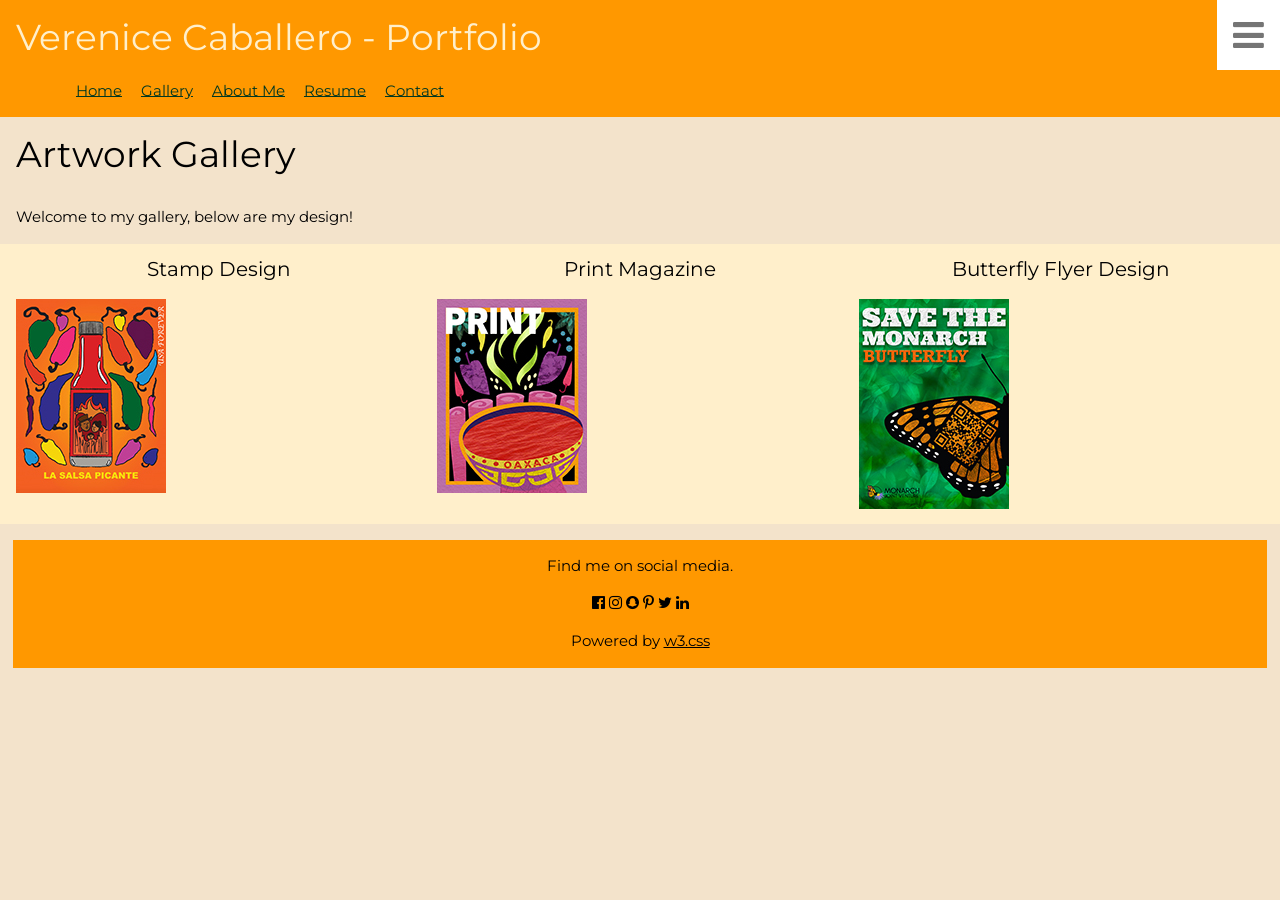
<file: index.html>
<!DOCTYPE html>
<html lang="en">
    <head>
        <title>Verenice Caballero - Portfolio</title>
        <meta name="viewport" content="width=device-width, initial-scale=1">
        <link rel="stylesheet" href="https://www.w3schools.com/w3css/4/w3.css">
        <link rel="stylesheet" href="css/my-styles.css">
        <link href='https://fonts.googleapis.com/css?family=Montserrat' rel='stylesheet'>
        <link rel="stylesheet" href="https://cdnjs.cloudflare.com/ajax/libs/font-awesome/4.7.0/css/font-awesome.min.css">
                   <link rel="stylesheet" href="css/my-styles.css">
       <style>  
        html,body,h1,h2,h3,h4,h5,h6 {font-family: "Montserrat";}
        </style> 
    
    
    </head>
    <body>
       <!-- Hidden Sidebar (reveals when clicked on menu icon)-->
<nav class="w3-sidebar w3-white w3-animate-right w3-xxlarge" style="display:none;padding-top:150px;right:0;z-index:2" id="mySidebar">
  <a href="javascript:void(0)" onclick="closeNav()" class="w3-button w3-black w3-xxxlarge w3-display-topright" style="padding:0 12px;">
    <i class="fa fa-remove"></i>
  </a>
  <div class="w3-bar-block w3-center">
    <a href="index.html" class="w3-bar-item w3-button w3-text-grey w3-hover-black" onclick="closeNav()">Home</a>
    <a href="gallery.html" class="w3-bar-item w3-button w3-text-grey w3-hover-black" onclick="closeNav()">Gallery</a>
    <a href="about.html" class="w3-bar-item w3-button w3-text-grey w3-hover-black" onclick="closeNav()">About Me</a>
    <a href="resume.html" class="w3-bar-item w3-button w3-text-grey w3-hover-black" onclick="closeNav()">Resume</a>
    <a href="contact.html" class="w3-bar-item w3-button w3-text-grey w3-hover-black" onclick="closeNav()">Contact</a>
  </div>
</nav>

  <!-- Menu icon to open sidebar -->
  <span class="w3-button w3-top w3-white w3-xxlarge w3-text-grey w3-hover-text-black" style="width:auto;right:0;" onclick="openNav()"><i class="fa fa-bars"></i></span>

        <div>
              <!--w3-container adds 16 pixels of padding 
                around each element; w3-green makes the background green -->   
                <header class="w3-container w3-orange">  <!--w3-container adds 16 pixels of padding 
                around each element; w3-green makes the background green -->
                <h1>Verenice Caballero - Portfolio</h1>
                <nav>
                    <ul>
                        <li><a href="index.html">Home</a></li>
                        <li><a href="gallery.html">Gallery</a></li>
                        <li><a href="about.html">About Me</a></li>
                        <li><a href="resume.html">Resume</a></li>
                        <li><a href="contact.html">Contact</a></li>
                    </ul>
                </nav>
            </header>
 
            <div class="w3-container">
                <h1>Artwork Gallery</h1>
            </div>
            
            <section class="w3-container ">
                <p>Welcome to my gallery, below are my design!</p>
            </section>
                

            <section class="w3-row-padding row-color-1"> <!-- The w3-row-padding class adds 8 pixels of padding around each element.  -->
                
                <article class="w3-col s12 m4 l4">
                    <h4><a title="stamp-dpi">Stamp Design</a></h4>
                    <p><a href="assets/stamp-72dpi.jpg"><img src="assets/stamp-72dpi.jpg" alt="stamp-72dpi"></a></p>
                </article>
                <article class="w3-col s12 m4 l4">
                    <h4><a title="printmag-72dpi">Print Magazine</a></h4>
                    <p><a href="assets/printmag-72dpi.jpg"><img src="assets/printmag-72dpi.jpg" alt="printmag-72dpi"></a></p>
                </article>
                <article class="w3-col s12 m4 l4">
                    <h4><a title="butterfly-72dpi">Butterfly Flyer Design</a></h4>
                    <p><a href="assets/butterfly-72dpi.jpg"><img src="assets/butterfly-72dpi.jpg" alt="stamp-72dpi"></a></p>
                </article>
            </section>

            <footer class="w3-container w3-orange w3-center w3-margin-top">
            <p>Find me on social media.</p>
            <i class="fa fa-facebook-official w3-hover-opacity"></i>
            <i class="fa fa-instagram w3-hover-opacity"></i>
            <i class="fa fa-snapchat w3-hover-opacity"></i>
            <i class="fa fa-pinterest-p w3-hover-opacity"></i>
            <i class="fa fa-twitter w3-hover-opacity"></i>
            <i class="fa fa-linkedin w3-hover-opacity"></i>
            <p>Powered by <a href="https://www.w3schools.com/w3css/default.asp" target="_blank">w3.css</a></p>
        </footer>

        
  
<!-- END PAGE CONTENT -->
</div>

<script>
// Open and close sidebar
function openNav() {
  document.getElementById("mySidebar").style.width = "60%";
  document.getElementById("mySidebar").style.display = "block";
}

function closeNav() {
  document.getElementById("mySidebar").style.display = "none";
}
</script>

</body>
</html>
</file>
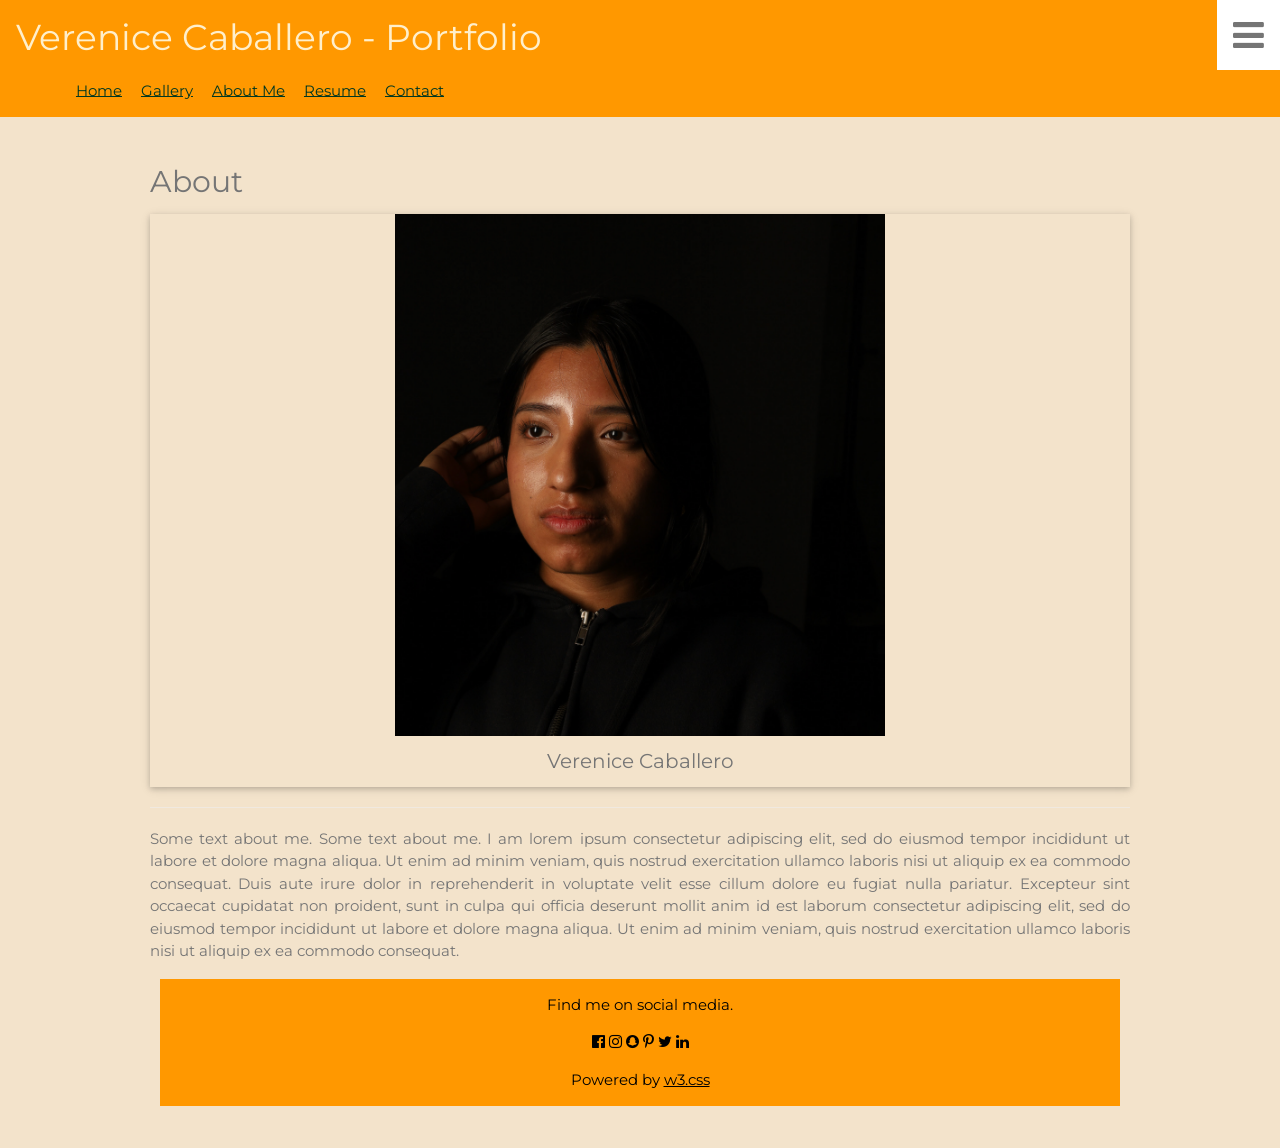
<file: about.html>
<!DOCTYPE html>
<html lang="en">
    <head>
        <title>Verenice Caballero - Portfolio</title>
        <meta name="viewport" content="width=device-width, initial-scale=1">
        <link rel="stylesheet" href="https://www.w3schools.com/w3css/4/w3.css">
        <link rel="stylesheet" href="css/my-styles.css">
        <link href='https://fonts.googleapis.com/css?family=Montserrat' rel='stylesheet'>
        <link rel="stylesheet" href="https://cdnjs.cloudflare.com/ajax/libs/font-awesome/4.7.0/css/font-awesome.min.css">
                   <link rel="stylesheet" href="css/my-styles.css">
       <style>  
        html,body,h1,h2,h3,h4,h5,h6 {font-family: "Montserrat";}
        </style> 
    
    
    </head>
    <body>
       <!-- Hidden Sidebar (reveals when clicked on menu icon)-->
<nav class="w3-sidebar w3-white w3-animate-right w3-xxlarge" style="display:none;padding-top:150px;right:0;z-index:2" id="mySidebar">
  <a href="javascript:void(0)" onclick="closeNav()" class="w3-button w3-black w3-xxxlarge w3-display-topright" style="padding:0 12px;">
    <i class="fa fa-remove"></i>
  </a>
  <div class="w3-bar-block w3-center">
    <a href="index.html" class="w3-bar-item w3-button w3-text-grey w3-hover-black" onclick="closeNav()">Home</a>
    <a href="gallery.html" class="w3-bar-item w3-button w3-text-grey w3-hover-black" onclick="closeNav()">Gallery</a>
    <a href="about.html" class="w3-bar-item w3-button w3-text-grey w3-hover-black" onclick="closeNav()">About Me</a>
    <a href="resume.html" class="w3-bar-item w3-button w3-text-grey w3-hover-black" onclick="closeNav()">Resume</a>
    <a href="contact.html" class="w3-bar-item w3-button w3-text-grey w3-hover-black" onclick="closeNav()">Contact</a>
  </div>
</nav>

  <!-- Menu icon to open sidebar -->
  <span class="w3-button w3-top w3-white w3-xxlarge w3-text-grey w3-hover-text-black" style="width:auto;right:0;" onclick="openNav()"><i class="fa fa-bars"></i></span>

        <div>
              <!--w3-container adds 16 pixels of padding 
                around each element; w3-green makes the background green -->   
                <header class="w3-container w3-orange">  <!--w3-container adds 16 pixels of padding 
                around each element; w3-green makes the background green -->
                <h1>Verenice Caballero - Portfolio</h1>
                <nav>
                    <ul>
                        <li><a href="index.html">Home</a></li>
                        <li><a href="gallery.html">Gallery</a></li>
                        <li><a href="about.html">About Me</a></li>
                        <li><a href="resume.html">Resume</a></li>
                        <li><a href="contact.html">Contact</a></li>
                    </ul>
                </nav>
            </header>

<!-- About Section -->
  <div class="w3-content w3-justify w3-text-grey w3-padding-32" id="about">
    <h2>About</h2>

<div class="w3-center">
  <div class="w3-card">
    <img src="assets/Verenice_portrait.jpg.png" style="width:50%">
    <div class="w3-container">
      <h4>Verenice Caballero</h4>
    </div>
  </div>
</div>


    <hr class="w3-opacity">
    <p>Some text about me. Some text about me. I am lorem ipsum consectetur adipiscing elit, sed do eiusmod tempor incididunt ut labore et dolore magna aliqua. Ut enim ad minim veniam, quis nostrud exercitation ullamco laboris nisi ut aliquip ex ea commodo
      consequat. Duis aute irure dolor in reprehenderit in voluptate velit esse cillum dolore eu fugiat nulla pariatur. Excepteur sint occaecat cupidatat non proident, sunt in culpa qui officia deserunt mollit anim id est laborum consectetur adipiscing
      elit, sed do eiusmod tempor incididunt ut labore et dolore magna aliqua. Ut enim ad minim veniam, quis nostrud exercitation ullamco laboris nisi ut aliquip ex ea commodo consequat.
    </p>




               <footer class="w3-container w3-orange w3-center w3-margin-top">
            <p>Find me on social media.</p>
            <i class="fa fa-facebook-official w3-hover-opacity"></i>
            <i class="fa fa-instagram w3-hover-opacity"></i>
            <i class="fa fa-snapchat w3-hover-opacity"></i>
            <i class="fa fa-pinterest-p w3-hover-opacity"></i>
            <i class="fa fa-twitter w3-hover-opacity"></i>
            <i class="fa fa-linkedin w3-hover-opacity"></i>
            <p>Powered by <a href="https://www.w3schools.com/w3css/default.asp" target="_blank">w3.css</a></p>
        </footer>
  
<!-- END PAGE CONTENT -->
</div>

<script>
// Open and close sidebar
function openNav() {
  document.getElementById("mySidebar").style.width = "60%";
  document.getElementById("mySidebar").style.display = "block";
}

function closeNav() {
  document.getElementById("mySidebar").style.display = "none";
}
</script>

</body>
</html>
</file>
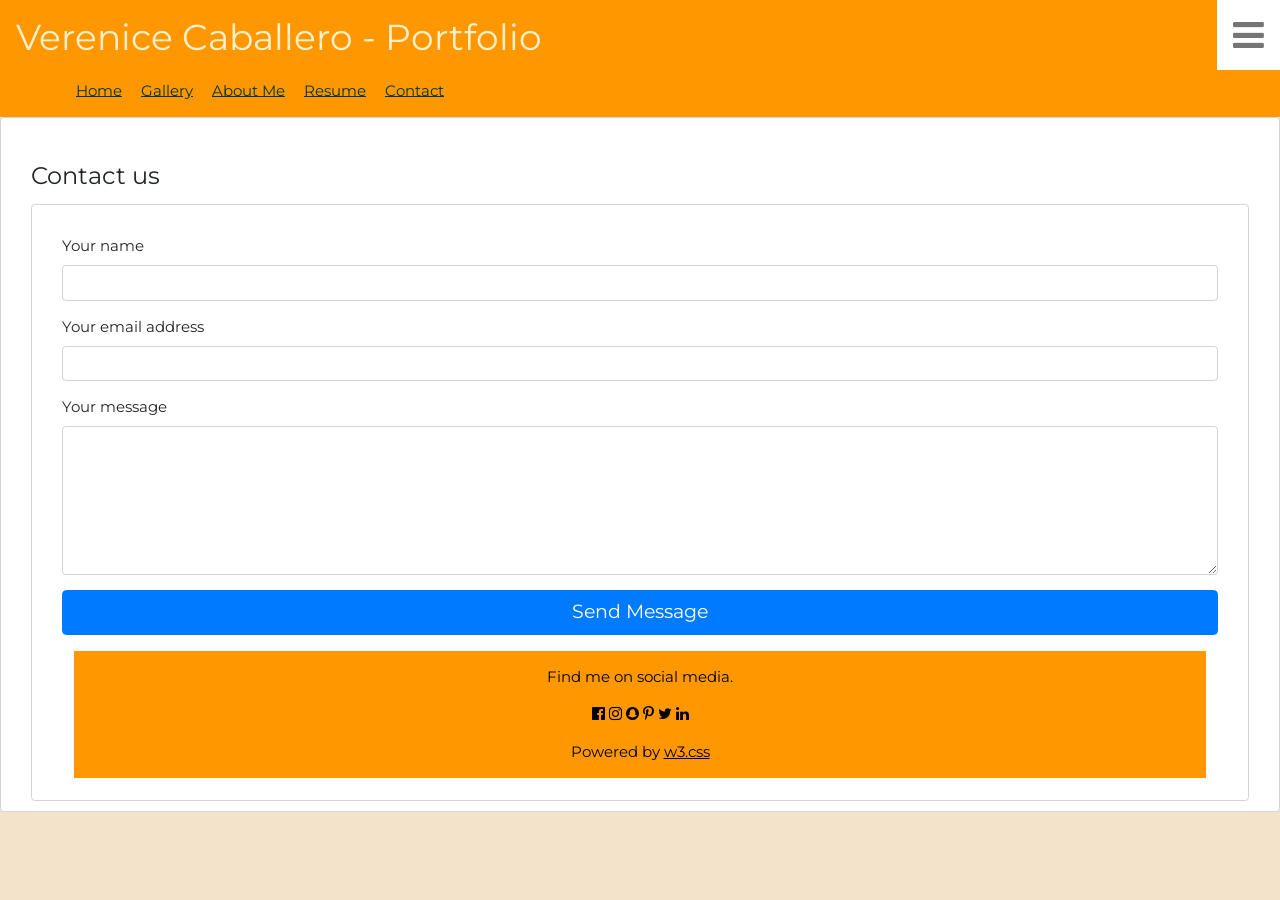
<file: contact.html>
<!DOCTYPE html>
<html lang="en">
    <head>
        <title>Verenice Caballero - Portfolio</title>
        <meta name="viewport" content="width=device-width, initial-scale=1">
        <link rel="stylesheet" href="https://www.w3schools.com/w3css/4/w3.css">
        <link rel="stylesheet" href="css/my-styles.css">
        <link href='https://fonts.googleapis.com/css?family=Montserrat' rel='stylesheet'>
        <link rel="stylesheet" href="https://cdnjs.cloudflare.com/ajax/libs/font-awesome/4.7.0/css/font-awesome.min.css">
                   <link rel="stylesheet" href="css/my-styles.css">
       <style>  
        html,body,h1,h2,h3,h4,h5,h6 {font-family: "Montserrat";}
        </style> 
    
    
    </head>
    <body>
       <!-- Hidden Sidebar (reveals when clicked on menu icon)-->
<nav class="w3-sidebar w3-white w3-animate-right w3-xxlarge" style="display:none;padding-top:150px;right:0;z-index:2" id="mySidebar">
  <a href="javascript:void(0)" onclick="closeNav()" class="w3-button w3-black w3-xxxlarge w3-display-topright" style="padding:0 12px;">
    <i class="fa fa-remove"></i>
  </a>
  <div class="w3-bar-block w3-center">
    <a href="index.html" class="w3-bar-item w3-button w3-text-grey w3-hover-black" onclick="closeNav()">Home</a>
    <a href="gallery.html" class="w3-bar-item w3-button w3-text-grey w3-hover-black" onclick="closeNav()">Gallery</a>
    <a href="about.html" class="w3-bar-item w3-button w3-text-grey w3-hover-black" onclick="closeNav()">About Me</a>
    <a href="resume.html" class="w3-bar-item w3-button w3-text-grey w3-hover-black" onclick="closeNav()">Resume</a>
    <a href="contact.html" class="w3-bar-item w3-button w3-text-grey w3-hover-black" onclick="closeNav()">Contact</a>
  </div>
</nav>

  <!-- Menu icon to open sidebar -->
  <span class="w3-button w3-top w3-white w3-xxlarge w3-text-grey w3-hover-text-black" style="width:auto;right:0;" onclick="openNav()"><i class="fa fa-bars"></i></span>

        <div>
              <!--w3-container adds 16 pixels of padding 
                around each element; w3-green makes the background green -->   
                <header class="w3-container w3-orange">  <!--w3-container adds 16 pixels of padding 
                around each element; w3-green makes the background green -->
                <h1>Verenice Caballero - Portfolio</h1>
                <nav>
                    <ul>
                        <li><a href="index.html">Home</a></li>
                        <li><a href="gallery.html">Gallery</a></li>
                        <li><a href="about.html">About Me</a></li>
                        <li><a href="resume.html">Resume</a></li>
                        <li><a href="contact.html">Contact</a></li>
                    </ul>
                </nav>
            </header>
    <div class="fcf-body">
        <div id="fcf-form">
            <h3 class="fcf-h3">Contact us</h3>

            <div class="fcf-body">
            <div id="fcf-form">
            
             <form id="fcf-form-id" class="fcf-form-class" method="post" action="https://api.web3forms.com/submit">

             <input type="hidden" name="access_key" value="1652c36d-51c4-4dc7-a019-9342a7cb2ce2">

         <div class="fcf-form-group">
            <label for="Name" class="fcf-label">Your name</label>
            <div class="fcf-input-group">
                <input type="text" id="Name" name="name" class="fcf-form-control" required>
            </div>
        </div>
         <div class="fcf-form-group">
            <label for="Email" class="fcf-label">Your email address</label>
            <div class="fcf-input-group">
                <input type="email" id="Email" name="Email" class="fcf-form-control" required>
            </div>
        </div>


        <div class="fcf-form-group">
            <label for="Message" class="fcf-label">Your message</label>
            <div class="fcf-input-group">
                <textarea id="Message" name="message" class="fcf-form-control" rows="6" maxlength="3000" required></textarea>
            </div>
        </div>


        <div class="fcf-form-group">
            <button type="submit" id="fcf-button" class="fcf-btn fcf-btn-primary fcf-btn-lg fcf-btn-block">Send Message</button>
        </div>
            

            </form>
        </div>

       <footer class="w3-container w3-orange w3-center w3-margin-top">
            <p>Find me on social media.</p>
            <i class="fa fa-facebook-official w3-hover-opacity"></i>
            <i class="fa fa-instagram w3-hover-opacity"></i>
            <i class="fa fa-snapchat w3-hover-opacity"></i>
            <i class="fa fa-pinterest-p w3-hover-opacity"></i>
            <i class="fa fa-twitter w3-hover-opacity"></i>
            <i class="fa fa-linkedin w3-hover-opacity"></i>
            <p>Powered by <a href="https://www.w3schools.com/w3css/default.asp" target="_blank">w3.css</a></p>
        </footer>
  
<!-- END PAGE CONTENT -->
</div>

<script>
// Open and close sidebar
function openNav() {
  document.getElementById("mySidebar").style.width = "60%";
  document.getElementById("mySidebar").style.display = "block";
}

function closeNav() {
  document.getElementById("mySidebar").style.display = "none";
}
</script>

</body>
</html>
</file>
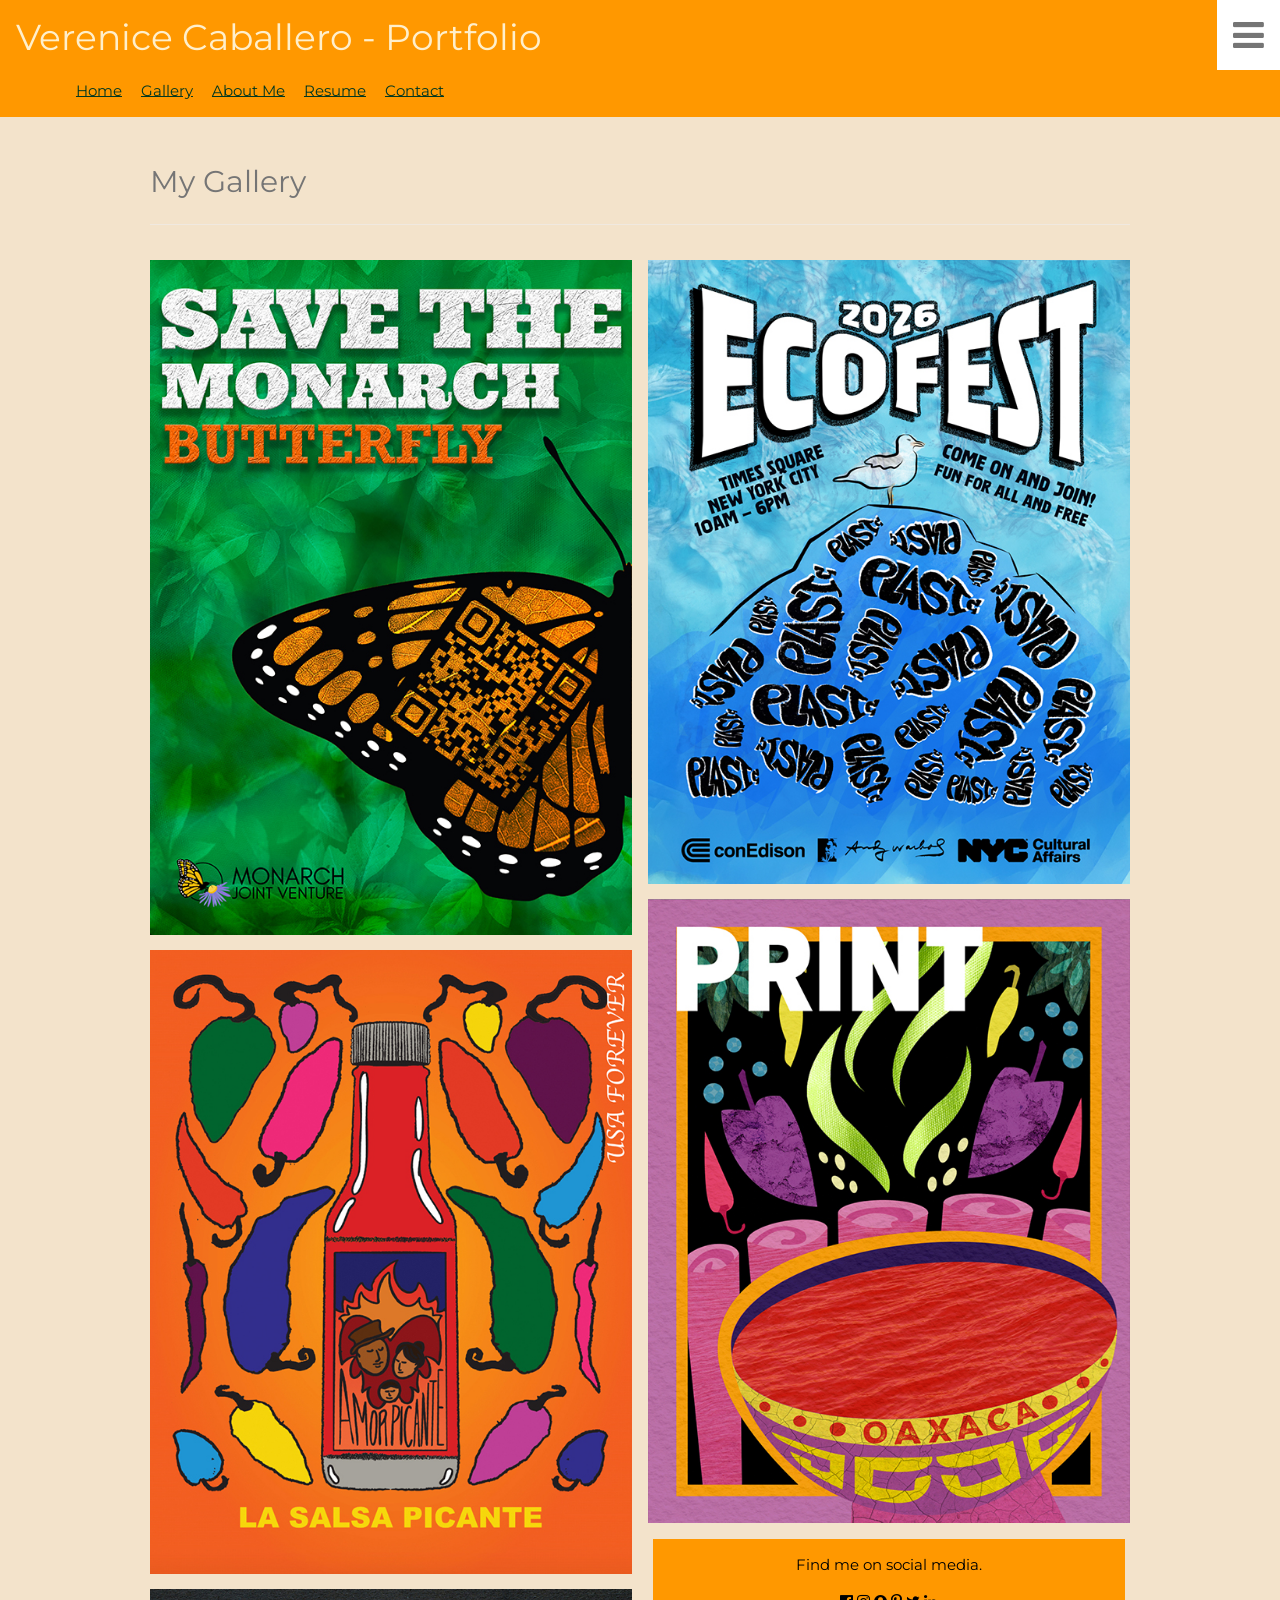
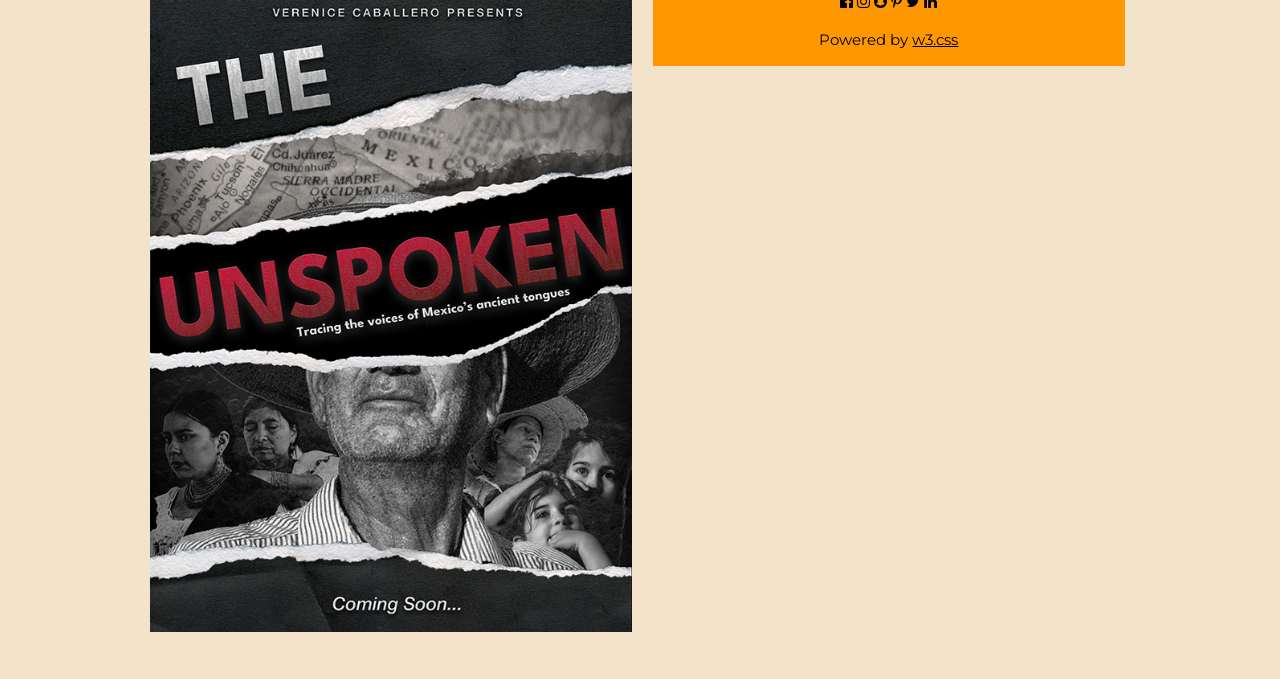
<file: gallery.html>
<!DOCTYPE html>
<html lang="en">
    <head>
        <title>Verenice Caballero - Portfolio</title>
        <meta name="viewport" content="width=device-width, initial-scale=1">
        <link rel="stylesheet" href="https://www.w3schools.com/w3css/4/w3.css">
        <link rel="stylesheet" href="css/my-styles.css">
        <link href='https://fonts.googleapis.com/css?family=Montserrat' rel='stylesheet'>
        <link rel="stylesheet" href="https://cdnjs.cloudflare.com/ajax/libs/font-awesome/4.7.0/css/font-awesome.min.css">
                   <link rel="stylesheet" href="css/my-styles.css">
       <style>  
        html,body,h1,h2,h3,h4,h5,h6 {font-family: "Montserrat";}
        </style> 
    
    
    </head>
    <body>
       <!-- Hidden Sidebar (reveals when clicked on menu icon)-->
<nav class="w3-sidebar w3-white w3-animate-right w3-xxlarge" style="display:none;padding-top:150px;right:0;z-index:2" id="mySidebar">
  <a href="javascript:void(0)" onclick="closeNav()" class="w3-button w3-black w3-xxxlarge w3-display-topright" style="padding:0 12px;">
    <i class="fa fa-remove"></i>
  </a>
  <div class="w3-bar-block w3-center">
    <a href="index.html" class="w3-bar-item w3-button w3-text-grey w3-hover-black" onclick="closeNav()">Home</a>
    <a href="gallery.html" class="w3-bar-item w3-button w3-text-grey w3-hover-black" onclick="closeNav()">Gallery</a>
    <a href="about.html" class="w3-bar-item w3-button w3-text-grey w3-hover-black" onclick="closeNav()">About Me</a>
    <a href="resume.html" class="w3-bar-item w3-button w3-text-grey w3-hover-black" onclick="closeNav()">Resume</a>
    <a href="contact.html" class="w3-bar-item w3-button w3-text-grey w3-hover-black" onclick="closeNav()">Contact</a>
  </div>
</nav>

  <!-- Menu icon to open sidebar -->
  <span class="w3-button w3-top w3-white w3-xxlarge w3-text-grey w3-hover-text-black" style="width:auto;right:0;" onclick="openNav()"><i class="fa fa-bars"></i></span>

        <div>
              <!--w3-container adds 16 pixels of padding 
                around each element; w3-green makes the background green -->   
                <header class="w3-container w3-orange">  <!--w3-container adds 16 pixels of padding 
                around each element; w3-green makes the background green -->
                <h1>Verenice Caballero - Portfolio</h1>
                <nav>
                    <ul>
                        <li><a href="index.html">Home</a></li>
                        <li><a href="gallery.html">Gallery</a></li>
                        <li><a href="about.html">About Me</a></li>
                        <li><a href="resume.html">Resume</a></li>
                        <li><a href="contact.html">Contact</a></li>
                    </ul>
                </nav>
            </header>

            <!-- Portfolio Section -->
  <div class="w3-padding-32 w3-content" id="portfolio">
    <h2 class="w3-text-grey">My Gallery</h2>
    <hr class="w3-opacity">

    <!-- Grid for photos -->
    <div class="w3-row-padding" style="margin:0 -16px">
      <div class="w3-half">
        <p><a href="assets/butterfly-300dpi.jpg"><img src="assets/butterfly-300dpi.jpg" alt="stamp-300dpi"style="width:100%"></a></p>
        <p><a href="assets/stamp-300dpi.jpg"><img src="assets/stamp-300dpi.jpg" alt="stamp-300dpi"style="width:100%"></a></p>
        <p><a href="assets/docu-300dpi.jpg"><img src="assets/docu-300dpi.jpg" alt="stamp-300dpi"style="width:100%"></a></p>
      </div>

      <div class="w3-half">
        <p><a href="assets/ecofest-300dpi.jpg"><img src="assets/ecofest-300dpi.jpg" alt="stamp-300dpi"style="width:100%"></a></p>
        <p><a href="assets/printmag-300dpi.jpg"><img src="assets/printmag-300dpi.jpg" alt="stamp-300dpi"style="width:100%"></a></p>
    
      <footer class="w3-container w3-orange w3-center w3-margin-top">
            <p>Find me on social media.</p>
            <i class="fa fa-facebook-official w3-hover-opacity"></i>
            <i class="fa fa-instagram w3-hover-opacity"></i>
            <i class="fa fa-snapchat w3-hover-opacity"></i>
            <i class="fa fa-pinterest-p w3-hover-opacity"></i>
            <i class="fa fa-twitter w3-hover-opacity"></i>
            <i class="fa fa-linkedin w3-hover-opacity"></i>
            <p>Powered by <a href="https://www.w3schools.com/w3css/default.asp" target="_blank">w3.css</a></p>
        </footer>
  
<!-- END PAGE CONTENT -->
</div>

<script>
// Open and close sidebar
function openNav() {
  document.getElementById("mySidebar").style.width = "60%";
  document.getElementById("mySidebar").style.display = "block";
}

function closeNav() {
  document.getElementById("mySidebar").style.display = "none";
}
</script>

</body>
</html>
</file>
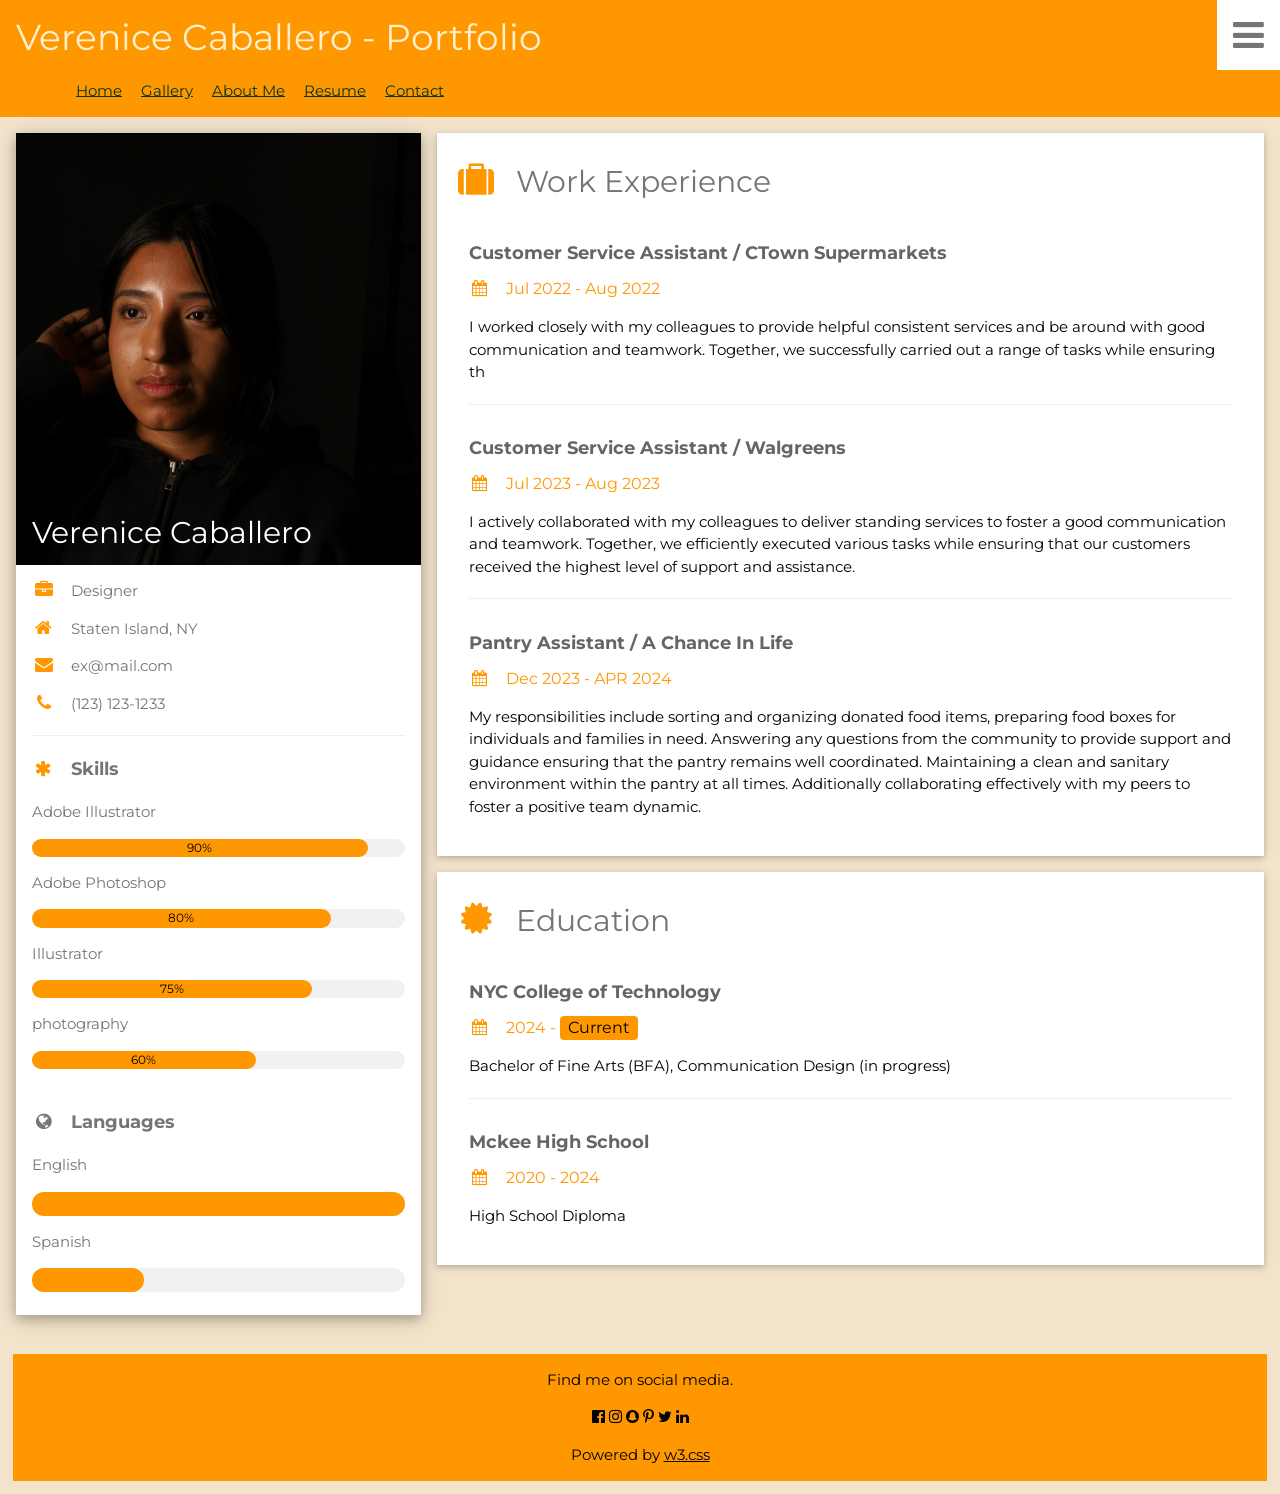
<file: resume.html>
<!DOCTYPE html>
<html lang="en">
    <head>
        <title>Verenice Caballero - Portfolio</title>
        <meta name="viewport" content="width=device-width, initial-scale=1">
        <link rel="stylesheet" href="https://www.w3schools.com/w3css/4/w3.css">
        <link rel="stylesheet" href="css/my-styles.css">
        <link href='https://fonts.googleapis.com/css?family=Montserrat' rel='stylesheet'>
        <link rel="stylesheet" href="https://cdnjs.cloudflare.com/ajax/libs/font-awesome/4.7.0/css/font-awesome.min.css">
                   <link rel="stylesheet" href="css/my-styles.css">
       <style>  
        html,body,h1,h2,h3,h4,h5,h6 {font-family: "Montserrat";}
        </style> 
    
    
    </head>
    <body>
       <!-- Hidden Sidebar (reveals when clicked on menu icon)-->
<nav class="w3-sidebar w3-white w3-animate-right w3-xxlarge" style="display:none;padding-top:150px;right:0;z-index:2" id="mySidebar">
  <a href="javascript:void(0)" onclick="closeNav()" class="w3-button w3-black w3-xxxlarge w3-display-topright" style="padding:0 12px;">
    <i class="fa fa-remove"></i>
  </a>
  <div class="w3-bar-block w3-center">
    <a href="index.html" class="w3-bar-item w3-button w3-text-grey w3-hover-black" onclick="closeNav()">Home</a>
    <a href="gallery.html" class="w3-bar-item w3-button w3-text-grey w3-hover-black" onclick="closeNav()">Gallery</a>
    <a href="about.html" class="w3-bar-item w3-button w3-text-grey w3-hover-black" onclick="closeNav()">About Me</a>
    <a href="resume.html" class="w3-bar-item w3-button w3-text-grey w3-hover-black" onclick="closeNav()">Resume</a>
    <a href="contact.html" class="w3-bar-item w3-button w3-text-grey w3-hover-black" onclick="closeNav()">Contact</a>
  </div>
</nav>

  <!-- Menu icon to open sidebar -->
  <span class="w3-button w3-top w3-white w3-xxlarge w3-text-grey w3-hover-text-black" style="width:auto;right:0;" onclick="openNav()"><i class="fa fa-bars"></i></span>

        <div>
              <!--w3-container adds 16 pixels of padding 
                around each element; w3-green makes the background green -->   
                <header class="w3-container w3-orange">  <!--w3-container adds 16 pixels of padding 
                around each element; w3-green makes the background green -->
                <h1>Verenice Caballero - Portfolio</h1>
                <nav>
                    <ul>
                        <li><a href="index.html">Home</a></li>
                        <li><a href="gallery.html">Gallery</a></li>
                        <li><a href="about.html">About Me</a></li>
                        <li><a href="resume.html">Resume</a></li>
                        <li><a href="contact.html">Contact</a></li>
                    </ul>
                </nav>
            </header>

        <!-- Page Container -->
        <div class="w3-content w3-margin-top" style="max-width:1400px;">

        <!-- The Grid -->
            <div class="w3-row-padding">
            
                <!-- Left Column -->
                <div class="w3-third">
                
                    <div class="w3-white w3-text-grey w3-card-4">
                        <div class="w3-display-container">
                            <img src="assets/Verenice_portrait.jpg.png" style="width:100%" alt="Verenice_portrait">
                            <div class="w3-display-bottomleft w3-container w3-text-white">
                                <h2>Verenice Caballero</h2>
                            </div>
                        </div>
                        <div class="w3-container">

                            <!--HOW TO USE FONT AWESOME ICONS
                                This template uses these font awesome icons. to use a font awesome icon, 
                                1. go to this site and find an icon you like: https://fontawesome.com/icons 
                                2. Grab the name of the icon. Let's say you choose "cube." Then, go down to one of the places below that has 
                                classes of "fa" and "fa-[something]." You are going to replace the word "something" with "cube."
                                3. That's it! the line of code should read something like: 
                                <p><i class="fa fa-cube fa-fw w3-margin-right w3-large w3-text-teal"></i>Designer</p>
                            -->

                            <p><i class="fa fa-briefcase fa-fw w3-margin-right w3-large w3-text-orange"></i>Designer</p>
                            <p><i class="fa fa-home fa-fw w3-margin-right w3-large w3-text-orange"></i>Staten Island, NY</p>
                            <p><i class="fa fa-envelope fa-fw w3-margin-right w3-large w3-text-orange"></i>ex@mail.com</p>
                            <p><i class="fa fa-phone fa-fw w3-margin-right w3-large w3-text-orange"></i>(123) 123-1233</p>
                            <hr>

                            <p class="w3-large"><b><i class="fa fa-asterisk fa-fw w3-margin-right w3-text-orange"></i>Skills</b></p>
                            <p>Adobe Illustrator</p>
                            <div class="w3-light-grey w3-round-xlarge w3-small">
                                <div class="w3-container w3-center w3-round-xlarge w3-orange" style="width:90%">90%</div>
                            </div>
                            <p>Adobe Photoshop</p>
                            <div class="w3-light-grey w3-round-xlarge w3-small">
                                <div class="w3-container w3-center w3-round-xlarge w3-orange" style="width:80%">
                                    <div class="w3-center w3-text-black">80%</div>
                                </div>
                            </div>
                            <p>Illustrator</p>
                            <div class="w3-light-grey w3-round-xlarge w3-small">
                                <div class="w3-container w3-center w3-round-xlarge w3-orange" style="width:75%">75%</div>
                            </div>
                            <p>photography</p>
                            <div class="w3-light-grey w3-round-xlarge w3-small">
                                <div class="w3-container w3-center w3-round-xlarge w3-orange" style="width:60%">60%</div>
                            </div>
                            <br>

                            <p class="w3-large w3-text-theme"><b><i class="fa fa-globe fa-fw w3-margin-right w3-text-org"></i>Languages</b></p>
                            <p>English</p>
                            <div class="w3-light-grey w3-round-xlarge">
                                <div class="w3-round-xlarge w3-orange" style="height:24px;width:100%"></div>
                            </div>
                            <p>Spanish</p>
                            <div class="w3-light-grey w3-round-xlarge">
                                <div class="w3-round-xlarge w3-orange" style="height:24px;width:30%"></div>
                            </div>
    
                            <br>
                        </div>
                    </div>
                    <br>

                <!-- End Left Column -->
                </div>

                <!-- Right Column -->
                <div class="w3-twothird">
                
                <div class="w3-container w3-card w3-white w3-margin-bottom">
                    <h2 class="w3-text-grey w3-padding-16"><i class="fa fa-suitcase fa-fw w3-margin-right w3-xxlarge w3-text-orange"></i>Work Experience</h2>
                    <div class="w3-container">
                    <h5 class="w3-opacity"><b>Customer Service Assistant / CTown Supermarkets</b></h5>
                    <h6 class="w3-text-orange"><i class="fa fa-calendar fa-fw w3-margin-right"></i>Jul 2022 - Aug 2022</h6>
                    <p>I worked closely with my colleagues to provide helpful consistent services and be
                        around with good communication and teamwork. Together, we successfully carried
                        out a range of tasks while ensuring th</p>
                    <hr>
                    </div>
                    <div class="w3-container">
                    <h5 class="w3-opacity"><b>Customer Service Assistant / Walgreens</b></h5>
                    <h6 class="w3-text-orange"><i class="fa fa-calendar fa-fw w3-margin-right"></i>Jul 2023 - Aug 2023</h6>
                    <p>I actively collaborated with my colleagues to deliver standing services to foster
                        a good communication and teamwork. Together, we efficiently executed various
                        tasks while ensuring that our customers received the highest level of support and
                        assistance.</p>
                    <hr>
                    </div>
                    <div class="w3-container">
                    <h5 class="w3-opacity"><b>Pantry Assistant / A Chance In Life</b></h5>
                    <h6 class="w3-text-orange"><i class="fa fa-calendar fa-fw w3-margin-right"></i>Dec 2023 - APR 2024</h6>
                    <p>My responsibilities include sorting and organizing donated food items, preparing
                        food boxes for individuals and families in need. Answering any questions from the
                        community to provide support and guidance ensuring that the pantry remains
                        well coordinated. Maintaining a clean and sanitary environment within the pantry
                        at all times. Additionally collaborating effectively with my peers to foster a positive
                        team dynamic. </p><br>
                    </div>
                </div>

                <div class="w3-container w3-card w3-white">
                    <h2 class="w3-text-grey w3-padding-16"><i class="fa fa-certificate fa-fw w3-margin-right w3-xxlarge w3-text-orange"></i>Education</h2>
                   
                    <div class="w3-container">
                    <h5 class="w3-opacity"><b>NYC College of Technology</b></h5>
                    <h6 class="w3-text-orange"><i class="fa fa-calendar fa-fw w3-margin-right"></i>2024 - <span class="w3-tag w3-orange w3-round">Current</span></h6>
                    <p>Bachelor of Fine Arts (BFA), Communication Design (in progress)</p>
                    <hr>
                    </div>
                    <div class="w3-container">
                    <h5 class="w3-opacity"><b>Mckee High School</b></h5>
                    <h6 class="w3-text-orange"><i class="fa fa-calendar fa-fw w3-margin-right"></i>2020 - 2024</h6>
                    <p>High School Diploma</p><br>
                    </div>
                </div>

                <!-- End Right Column -->
                </div>
                
            <!-- End Grid -->
            </div>
        
        <!-- End Page Container -->
        </div>

        <footer class="w3-container w3-orange w3-center w3-margin-top">
            <p>Find me on social media.</p>
            <i class="fa fa-facebook-official w3-hover-opacity"></i>
            <i class="fa fa-instagram w3-hover-opacity"></i>
            <i class="fa fa-snapchat w3-hover-opacity"></i>
            <i class="fa fa-pinterest-p w3-hover-opacity"></i>
            <i class="fa fa-twitter w3-hover-opacity"></i>
            <i class="fa fa-linkedin w3-hover-opacity"></i>
            <p>Powered by <a href="https://www.w3schools.com/w3css/default.asp" target="_blank">w3.css</a></p>
        </footer>
  
<!-- END PAGE CONTENT -->
</div>

<script>
// Open and close sidebar
function openNav() {
  document.getElementById("mySidebar").style.width = "60%";
  document.getElementById("mySidebar").style.display = "block";
}

function closeNav() {
  document.getElementById("mySidebar").style.display = "none";
}
</script>

</body>
</html>
</file>
<file: css/my-styles.css>
* {
        font-family: 'Montserrat', sans-serif;

        box-sizing: border-box;}
        
        header h1 {
        color: #ffefcb; }

        article h4 {
        text-align: center;}

        section h3 {
            font-weight: 
        }

        article img {
        max-width: 100%;
        height:auto;}

        nav, #feature, footer {
        margin: 1%; }

        nav li {
        display: inline;
		padding: 0.5em;
        color: #023820;}

        .row-color-1 {
            background-color:#ffefcb;
        }
        body {
  background-color: #F3E3CB;
}

/* Contact form styles */

#fcf-form {
    display:block;
}

.fcf-body {
    margin: 0;
    font-family: -apple-system, Arial, sans-serif;
    font-size: 1rem;
    font-weight: 400;
    line-height: 1.5;
    color: #212529;
    text-align: left;
    background-color: #fff;
    padding: 30px;
    padding-bottom: 10px;
    border: 1px solid #ced4da;
    border-radius: 0.25rem;
    max-width: 100%;
}

.fcf-form-group {
    margin-bottom: 1rem;
}

.fcf-input-group {
    position: relative;
    display: -ms-flexbox;
    display: flex;
    -ms-flex-wrap: wrap;
    flex-wrap: wrap;
    -ms-flex-align: stretch;
    align-items: stretch;
    width: 100%;
}

.fcf-form-control {
    display: block;
    width: 100%;
    height: calc(1.5em + 0.75rem + 2px);
    padding: 0.375rem 0.75rem;
    font-size: 1rem;
    font-weight: 400;
    line-height: 1.5;
    color: #495057;
    background-color: #fff;
    background-clip: padding-box;
    border: 1px solid #ced4da;
    outline: none;
    border-radius: 0.25rem;
    transition: border-color 0.15s ease-in-out, box-shadow 0.15s ease-in-out;
}

.fcf-form-control:focus {
    border: 1px solid #313131;
}

select.fcf-form-control[size], select.fcf-form-control[multiple] {
    height: auto;
}

textarea.fcf-form-control {
    font-family: -apple-system, Arial, sans-serif;
    height: auto;
}

label.fcf-label {
    display: inline-block;
    margin-bottom: 0.5rem;
}

.fcf-credit {
    padding-top: 10px;
    font-size: 0.9rem;
    color: #545b62;
}

.fcf-credit a {
    color: #545b62;
    text-decoration: underline;
}

.fcf-credit a:hover {
    color: #0056b3;
    text-decoration: underline;
}

.fcf-btn {
    display: inline-block;
    font-weight: 400;
    color: #212529;
    text-align: center;
    vertical-align: middle;
    cursor: pointer;
    -webkit-user-select: none;
    -moz-user-select: none;
    -ms-user-select: none;
    user-select: none;
    background-color: transparent;
    border: 1px solid transparent;
    padding: 0.375rem 0.75rem;
    font-size: 1rem;
    line-height: 1.5;
    border-radius: 0.25rem;
    transition: color 0.15s ease-in-out, background-color 0.15s ease-in-out, border-color 0.15s ease-in-out, box-shadow 0.15s ease-in-out;
}

@media (prefers-reduced-motion: reduce) {
    .fcf-btn {
        transition: none;
    }
}

.fcf-btn:hover {
    color: #212529;
    text-decoration: none;
}

.fcf-btn:focus, .fcf-btn.focus {
    outline: 0;
    box-shadow: 0 0 0 0.2rem rgba(0, 123, 255, 0.25);
}

.fcf-btn-primary {
    color: #fff;
    background-color: #007bff;
    border-color: #007bff;
}

.fcf-btn-primary:hover {
    color: #fff;
    background-color: #0069d9;
    border-color: #0062cc;
}

.fcf-btn-primary:focus, .fcf-btn-primary.focus {
    color: #fff;
    background-color: #0069d9;
    border-color: #0062cc;
    box-shadow: 0 0 0 0.2rem rgba(38, 143, 255, 0.5);
}

.fcf-btn-lg, .fcf-btn-group-lg>.fcf-btn {
    padding: 0.5rem 1rem;
    font-size: 1.25rem;
    line-height: 1.5;
    border-radius: 0.3rem;
}

.fcf-btn-block {
    display: block;
    width: 100%;
}

.fcf-btn-block+.fcf-btn-block {
    margin-top: 0.5rem;
}

input[type="submit"].fcf-btn-block, input[type="reset"].fcf-btn-block, input[type="button"].fcf-btn-block {
    width: 100%;
}
</file>
